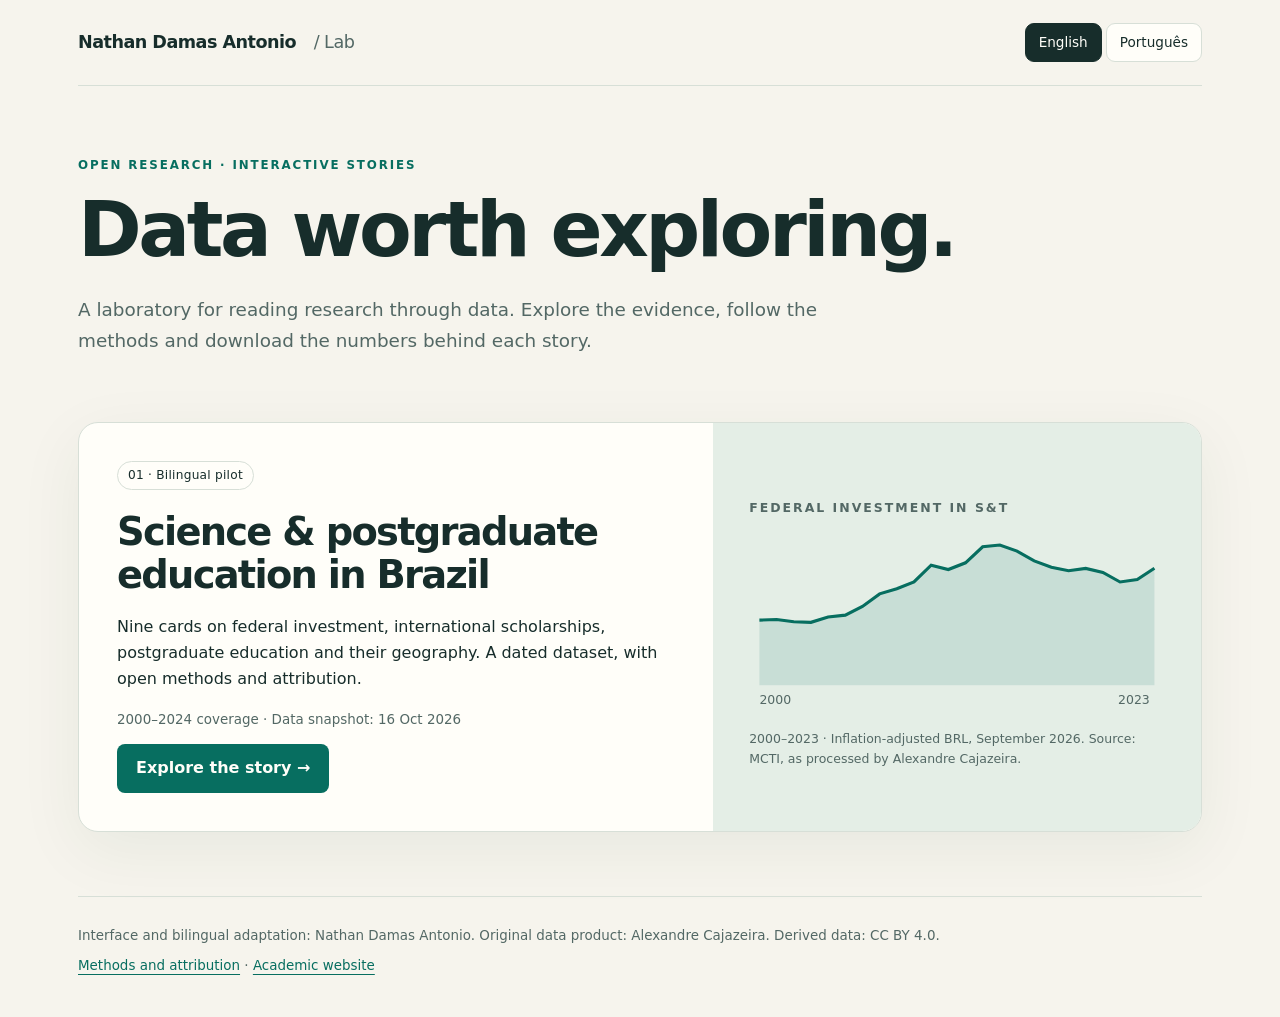
<file: laboratorio/index.html>
<!doctype html>
<html lang="en"><head><meta charset="utf-8"><meta name="viewport" content="width=device-width, initial-scale=1"><meta name="description" content="Nathan Damas Antonio's bilingual laboratory: interactive data stories, methods and open datasets."><title>Lab · Nathan Damas Antonio</title><link rel="stylesheet" href="assets/lab.css"><script src="assets/catalog.js" defer></script></head>
<body><a class="skip" href="#main" data-en="Skip to content" data-pt="Pular para o conteúdo">Skip to content</a><div class="wrap">
<header class="top"><a class="brand" href="/">Nathan Damas Antonio <span>/ Lab</span></a><nav class="languages" aria-label="Language / Idioma"><button data-lang="en" aria-pressed="true">English</button><button data-lang="pt" aria-pressed="false">Português</button></nav></header>
<main id="main"><section class="hero"><p class="eyebrow" data-en="Open research · Interactive stories" data-pt="Pesquisa aberta · Narrativas interativas">Open research · Interactive stories</p><h1 data-en="Data worth exploring." data-pt="Dados para explorar.">Data worth exploring.</h1><p class="lead" data-en="A laboratory for reading research through data. Explore the evidence, follow the methods and download the numbers behind each story." data-pt="Um laboratório para ler pesquisas por meio dos dados. Explore as evidências, conheça os métodos e baixe os números de cada narrativa.">A laboratory for reading research through data. Explore the evidence, follow the methods and download the numbers behind each story.</p></section>
<article class="project"><div class="project-body"><span class="pill" data-en="01 · Bilingual pilot" data-pt="01 · Piloto bilíngue">01 · Bilingual pilot</span><h2 data-en="Science & postgraduate education in Brazil" data-pt="Ciência e pós-graduação no Brasil">Science &amp; postgraduate education in Brazil</h2><p data-en="Nine cards on federal investment, international scholarships, postgraduate education and their geography. A dated dataset, with open methods and attribution." data-pt="Nove cartões sobre investimento federal, bolsas no exterior, pós-graduação e sua distribuição territorial. Uma base datada, com métodos abertos e atribuição.">Nine cards on federal investment, international scholarships, postgraduate education and their geography. A dated dataset, with open methods and attribution.</p><p class="small" data-en="2000–2024 coverage · Data snapshot: 16 Oct 2026" data-pt="Cobertura 2000–2024 · Base de 16 out 2026">2000–2024 coverage · Data snapshot: 16 Oct 2026</p><a class="button" id="open-story" href="ciencia-e-pos-graduacao/?lang=en" data-en="Explore the story →" data-pt="Explorar a narrativa →">Explore the story →</a></div>
<div class="project-art"><p class="eyebrow" data-en="Federal investment in S&T" data-pt="Investimento federal em C&T">Federal investment in S&amp;T</p><div id="sparkline"></div><p data-en="2000–2023 · Inflation-adjusted BRL, September 2026. Source: MCTI, as processed by Alexandre Cajazeira." data-pt="2000–2023 · Reais de setembro de 2026. Fonte: MCTI, com tratamento de Alexandre Cajazeira.">2000–2023 · Inflation-adjusted BRL, September 2026. Source: MCTI, as processed by Alexandre Cajazeira.</p></div></article>
</main><footer class="footer"><p data-en="Interface and bilingual adaptation: Nathan Damas Antonio. Original data product: Alexandre Cajazeira. Derived data: CC BY 4.0." data-pt="Interface e adaptação bilíngue: Nathan Damas Antonio. Produto de dados original: Alexandre Cajazeira. Dados derivados: CC BY 4.0.">Interface and bilingual adaptation: Nathan Damas Antonio. Original data product: Alexandre Cajazeira. Derived data: CC BY 4.0.</p><a href="ciencia-e-pos-graduacao/README.md" data-en="Methods and attribution" data-pt="Métodos e atribuição">Methods and attribution</a> · <a href="/" data-en="Academic website" data-pt="Site acadêmico">Academic website</a></footer></div></body></html>
</file>
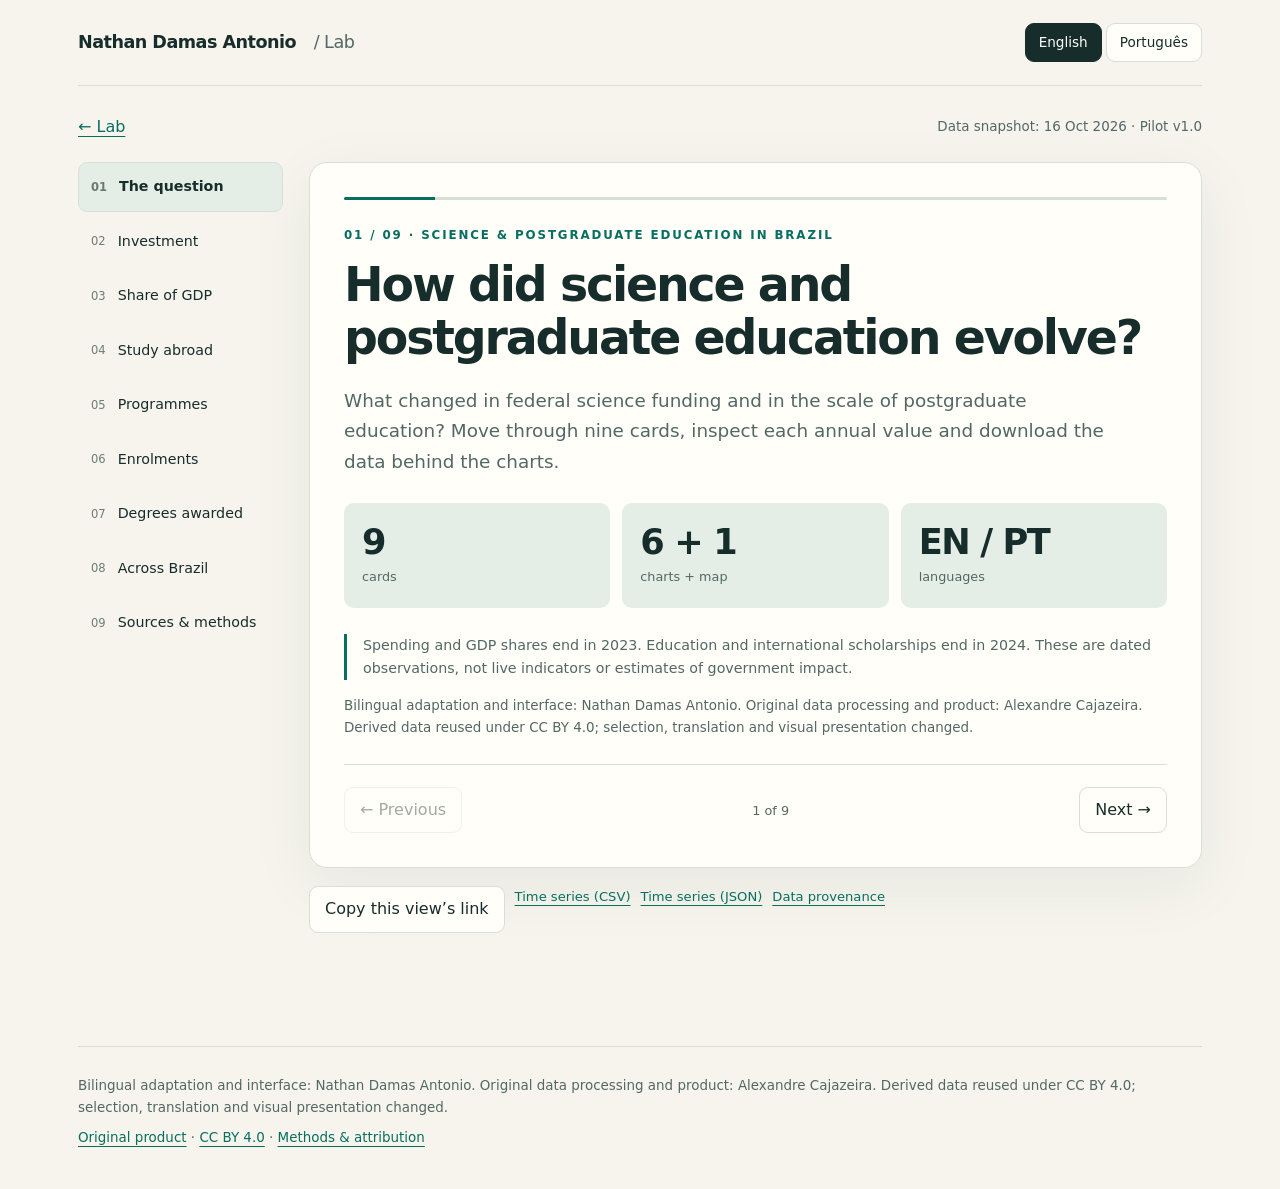
<file: laboratorio/ciencia-e-pos-graduacao/index.html>
<!doctype html>
<html lang="en"><head><meta charset="utf-8"><meta name="viewport" content="width=device-width, initial-scale=1"><title>Science &amp; postgraduate education · Nathan Damas Antonio</title><meta name="description" content="Nine bilingual cards on science funding and postgraduate education in Brazil, with downloadable data and source attribution."><link rel="stylesheet" href="../assets/lab.css"><script src="../assets/vendor/d3.v7.9.0.min.js" defer></script><script src="spatial.js" defer></script><script src="story.js" defer></script></head>
<body><a class="skip" href="#main">Skip to content / Pular para o conteúdo</a><div class="wrap"><header class="top"><a class="brand" href="/">Nathan Damas Antonio <span>/ Lab</span></a><nav class="languages" aria-label="Language / Idioma"><button data-lang="en" aria-pressed="true">English</button><button data-lang="pt" aria-pressed="false">Português</button></nav></header>
<div class="story-intro"><a id="catalog-link" href="../?lang=en">← Lab</a><p id="snapshot" class="small">Data snapshot / Base: 2026-10-16</p></div>
<main id="main" class="story-layout"><nav class="steps" id="steps" aria-label="Story cards / Cartões"></nav><div><article class="card"><div class="progress" aria-hidden="true"><span id="progress"></span></div><div id="content"><h1>Science &amp; postgraduate education</h1><p>Loading the story / Carregando a narrativa…</p></div><noscript><p>This story requires JavaScript. / Esta narrativa requer JavaScript.</p><a href="data/series.csv">Download CSV</a> · <a href="README.md">Methods / Métodos</a></noscript><nav class="nav-row" aria-label="Card navigation / Navegação"><button id="previous">←</button><p id="counter" aria-live="polite"></p><button id="next">→</button></nav></article><div class="tools"><button id="share">Copy link / Copiar link</button><a href="data/series.csv" download>CSV</a><a href="data/series.json" download>JSON</a><a href="data/provenance.json">Provenance / Proveniência</a></div><p id="status" role="status"></p></div></main>
<footer class="footer"><p id="credit"></p><a href="https://cajazeiraalexandre.github.io/pilotos/ciencia-e-pos-graduacao/" id="original-link">Original product / Produto original</a> · <a href="https://creativecommons.org/licenses/by/4.0/">CC BY 4.0</a> · <a href="README.md" id="methods-link">Methods / Métodos</a></footer></div></body></html>
</file>
<file: laboratorio/assets/lab.css>
:root{color-scheme:light dark;--bg:#f6f4ed;--surface:#fffef9;--ink:#172d2b;--muted:#536865;--line:#d7dfd7;--accent:#076e60;--soft:#e4eee6;--second:#b74c25;--third:#7051a3;--shadow:0 18px 65px #153e2710;font-family:system-ui,-apple-system,"Segoe UI",sans-serif}
*{box-sizing:border-box}body{margin:0;background:var(--bg);color:var(--ink);line-height:1.65}a{color:var(--accent);text-underline-offset:4px}button,input{font:inherit}button,a,input{touch-action:manipulation}button{cursor:pointer}button:disabled{cursor:default;opacity:.4}a:focus-visible,button:focus-visible,input:focus-visible,summary:focus-visible{outline:3px solid var(--second);outline-offset:5px}button{border:1px solid var(--line);border-radius:9px;background:var(--surface);color:var(--ink);padding:9px 15px}button:hover:not(:disabled){border-color:var(--accent);background:var(--soft)}.skip{position:absolute;left:16px;top:-100px;z-index:10;padding:10px;background:var(--surface)}.skip:focus{top:10px}.wrap{max-width:1180px;margin:auto;padding:0 28px}.top{display:flex;justify-content:space-between;align-items:center;gap:18px;min-height:86px;border-bottom:1px solid var(--line)}.brand{font-weight:750;letter-spacing:-.03em;color:var(--ink);text-decoration:none;font-size:1.1rem}.brand span{font-weight:400;color:var(--muted);margin-left:12px}.languages{display:flex;gap:4px}.languages button{padding:7px 13px;font-size:.85rem}.languages [aria-pressed=true]{background:var(--ink);color:var(--surface);border-color:var(--ink)}.eyebrow{font-size:.74rem;letter-spacing:.16em;text-transform:uppercase;font-weight:750;color:var(--accent)}h1,h2,h3,p{margin-top:0}h1,h2{line-height:1.12;letter-spacing:-.045em}h1{font-size:clamp(2.4rem,6vw,5rem);max-width:900px;margin-bottom:22px}h2{font-size:clamp(1.9rem,3vw,2.9rem);margin-bottom:18px}h3{font-size:1.1rem}.hero{padding:70px 0 48px}.lead{font-size:1.15rem;max-width:760px;color:var(--muted)}.pill{display:inline-block;border:1px solid var(--line);border-radius:50px;padding:3px 10px;font-size:.76rem;letter-spacing:.02em}.project{display:grid;grid-template-columns:1.3fr 1fr;border:1px solid var(--line);border-radius:20px;background:var(--surface);overflow:hidden;box-shadow:var(--shadow)}.project-body{padding:38px}.project h2{margin-top:20px}.project-art{background:var(--soft);display:flex;flex-direction:column;justify-content:center;padding:36px;min-height:280px}.project-art svg{width:100%;height:auto}.project-art p{font-size:.78rem;color:var(--muted);margin:14px 0 0}.button{display:inline-block;padding:11px 19px;border-radius:8px;text-decoration:none;font-weight:650;background:var(--accent);color:var(--surface)}.small{font-size:.84rem;color:var(--muted)}.footer{border-top:1px solid var(--line);margin-top:64px;padding:28px 0 40px;font-size:.84rem;color:var(--muted)}.footer p{margin-bottom:8px}.footer a{overflow-wrap:anywhere}.story-intro{padding:28px 0 22px;display:flex;gap:24px;justify-content:space-between;align-items:center}.story-intro p{margin:0}.story-layout{display:grid;grid-template-columns:205px minmax(0,1fr);gap:26px;align-items:start}.steps{display:grid;gap:5px;position:sticky;top:20px}.steps button{text-align:left;border-color:transparent;background:transparent;font-size:.89rem;display:flex;align-items:center;gap:12px;padding:12px}.steps button span{font-size:.72rem;opacity:.6;font-variant-numeric:tabular-nums}.steps button[aria-current=step]{background:var(--soft);border-color:var(--line);font-weight:700}.card{background:var(--surface);border:1px solid var(--line);border-radius:18px;box-shadow:var(--shadow);padding:34px;min-height:550px}.card .description{color:var(--muted);max-width:750px}.card [tabindex="-1"]:focus{outline:none}.progress{height:3px;background:var(--line);margin:0 0 26px;border-radius:5px;overflow:hidden}.progress span{display:block;height:100%;background:var(--accent);transition:width .2s}.stats{display:grid;grid-template-columns:repeat(3,minmax(0,1fr));gap:12px;margin:26px 0}.stat{padding:18px;background:var(--soft);border-radius:10px}.stat strong{display:block;font-size:clamp(1.4rem,3vw,2.2rem);line-height:1.2;letter-spacing:-.04em}.stat span{font-size:.8rem;color:var(--muted)}.chart{width:100%;height:auto;display:block;margin-top:20px;overflow:visible}.chart text{font-family:inherit;fill:var(--muted);font-size:12px}.chart .grid{stroke:var(--line);stroke-width:1}.chart .series-0{stroke:var(--accent)}.chart .series-1{stroke:var(--second)}.chart .series-2{stroke:var(--third)}.legend{display:flex;flex-wrap:wrap;gap:8px 20px;font-size:.78rem;margin-top:12px}.legend span:before{content:"";display:inline-block;width:22px;border-top:3px solid var(--accent);vertical-align:middle;margin-right:6px}.legend span:nth-child(2):before{border-color:var(--second);border-top-style:dashed}.legend span:nth-child(3):before{border-color:var(--third);border-top-width:4px}.year-control{margin:26px 0 10px;display:flex;gap:18px;align-items:center}.year-control label{font-size:.85rem;white-space:nowrap}.year-control input{width:100%;accent-color:var(--accent)}.readout{display:flex;gap:8px 20px;flex-wrap:wrap;font-size:.9rem;font-variant-numeric:tabular-nums;padding:12px 16px;background:var(--soft);border-radius:8px}.notice{padding-left:16px;border-left:3px solid var(--accent);font-size:.89rem;color:var(--muted);margin-top:24px}.nav-row{display:flex;justify-content:space-between;align-items:center;gap:12px;margin-top:25px;padding-top:22px;border-top:1px solid var(--line)}.nav-row p{margin:0;font-size:.8rem;color:var(--muted)}.tools{display:flex;gap:10px;flex-wrap:wrap;margin:18px 0}.tools a{font-size:.82rem}details{border-top:1px solid var(--line);margin-top:22px;padding-top:15px}summary{cursor:pointer;font-weight:600}.table-wrap{overflow-x:auto;margin-top:16px}table{width:100%;border-collapse:collapse;font-size:.8rem;font-variant-numeric:tabular-nums}caption{text-align:left;margin-bottom:10px;color:var(--muted)}th,td{padding:8px;text-align:right;border-bottom:1px solid var(--line)}th:first-child,td:first-child{text-align:left}th{color:var(--muted)}.methods li{margin-bottom:13px}.methods a{overflow-wrap:anywhere}.copy-fallback{width:100%;padding:8px;margin-top:10px}#status{font-size:.8rem;min-height:1.4em;color:var(--muted)}.error{border:1px solid var(--second);padding:20px;border-radius:10px}.hidden,[hidden]{display:none!important}
@media(prefers-color-scheme:dark){:root{--bg:#151c1d;--surface:#1c2627;--ink:#edf1e9;--muted:#b3c0ba;--line:#354442;--accent:#74d7bb;--soft:#243633;--second:#efa477;--third:#c4aff0;--shadow:0 18px 60px #0002}.button{color:#112721}}
@media(max-width:760px){.wrap{padding:0 18px}.brand span{display:none}.hero{padding:42px 0 30px}.project{grid-template-columns:1fr}.project-body{padding:26px}.project-art{min-height:180px;padding:24px}.story-layout{grid-template-columns:1fr;gap:12px}.steps{position:static;display:flex;overflow-x:auto;padding-bottom:8px}.steps button{flex:none;font-size:.8rem;padding:8px}.steps button span{display:none}.story-intro{font-size:.85rem}.card{padding:23px 18px;min-height:0}.stats{gap:8px}.stat{padding:12px}.stat strong{font-size:1.45rem}.stat span{font-size:.72rem}.nav-row button{padding:9px 12px}.year-control{gap:10px}.footer{margin-top:38px}.chart text{font-size:14px}}
@media(prefers-reduced-motion:reduce){*{transition:none!important;scroll-behavior:auto!important}}
/* Spatial exploration */
.map-filters{display:grid;grid-template-columns:minmax(0,1fr) 100px;gap:16px;margin:22px 0}.map-filters label,.map-select{font-size:.8rem;font-weight:650}select{display:block;width:100%;min-width:0;margin-top:5px;border:1px solid var(--line);border-radius:8px;background:var(--surface);color:var(--ink);padding:10px;font:inherit}select:focus-visible{outline:3px solid var(--second);outline-offset:3px}.map-headline{margin-bottom:4px}.map-headline strong{font-size:1.35rem}.map-toolbar{display:flex;justify-content:space-between;gap:15px;align-items:end}.map-level{display:flex;gap:4px}.map-level button{font-size:.83rem}.map-level [aria-pressed=true]{background:var(--ink);color:var(--surface)}.map-select{width:240px}.map-canvas{position:relative;border:1px solid var(--line);border-radius:14px;margin:18px 0;background:var(--bg);overflow:hidden}.map-canvas svg{display:block;width:100%;max-height:540px;touch-action:pan-y}.map-unit{stroke:var(--surface);stroke-width:.8;vector-effect:non-scaling-stroke;cursor:pointer}.map-unit:hover,.map-unit:focus,.map-unit.selected{stroke:var(--ink);stroke-width:2.5;outline:none;filter:brightness(1.12)}.map-zoom{position:absolute;right:12px;top:12px;display:grid;gap:7px}.map-zoom button{width:40px;height:40px;padding:0;font-size:1.2rem;box-shadow:var(--shadow)}.map-details{display:grid;grid-template-columns:1fr 1fr;gap:20px;background:var(--soft);border-radius:12px;padding:20px;margin-bottom:14px;min-height:145px;font-variant-numeric:tabular-nums}.map-details strong{display:block;font-size:2rem;line-height:1.2;margin-top:5px}.map-details small{display:block;font-size:.8rem;font-weight:400}.map-details>div+div{display:grid;align-content:center;font-size:.8rem;gap:3px}.map-legend{font-size:.76rem}.map-legend p{margin-bottom:8px}.map-legend>div{display:grid;grid-template-columns:repeat(5,1fr);gap:4px}.map-legend i{display:block;height:12px;margin-bottom:5px;border-radius:3px}.map-downloads{margin:18px 0 0}@media(max-width:480px){.map-toolbar{align-items:stretch;flex-direction:column}.map-select{width:100%}.map-details{grid-template-columns:1fr;gap:14px}.map-legend{font-size:.65rem}.map-filters{gap:8px;grid-template-columns:minmax(0,1fr) 80px}.map-zoom{right:6px;top:6px}.map-zoom button{width:34px;height:34px}}
.map-tooltip{position:absolute;z-index:2;pointer-events:none;padding:12px 15px;border:1px solid var(--line);border-radius:9px;background:var(--surface);box-shadow:0 8px 26px #0003;max-width:240px;font-size:.8rem;line-height:1.5}.map-tooltip strong,.map-tooltip span{display:block}.map-tooltip strong{margin-bottom:3px}@media(max-width:480px){.map-filters{grid-template-columns:1fr}.map-filters select{font-size:.9rem}.map-filters label:last-child{max-width:120px}.map-tooltip{max-width:200px}}
</file>
